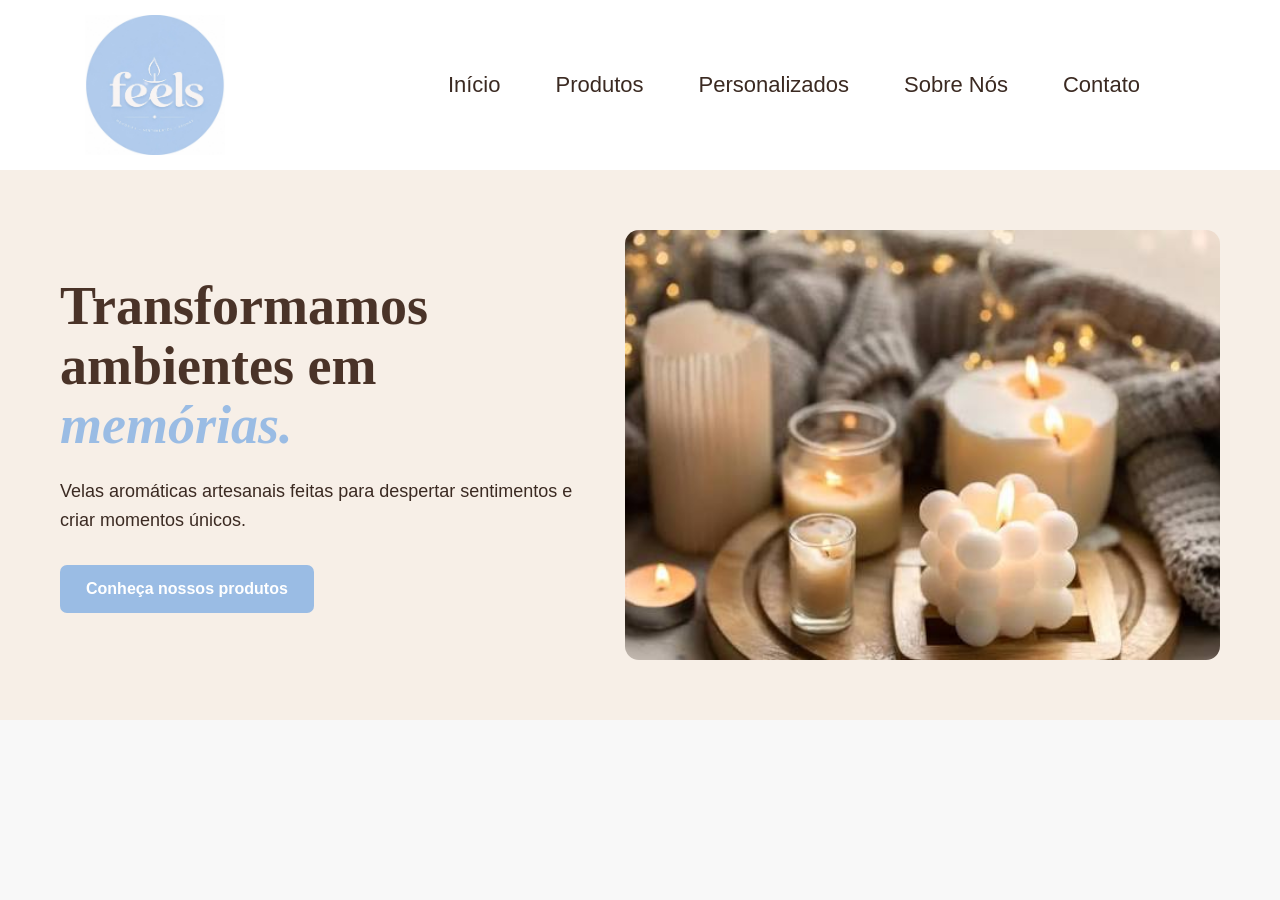
<file: index.html>
<!DOCTYPE html>

<html lang="pt-BR">

<head>

<meta charset="UTF-8">

<meta name="viewport" content="width=device-width, initial-scale=1.0">

<title>Feels - Velas Aromáticas</title>

<link rel="stylesheet" href="css/style.css">

</head>

<body>

    <header>

        <img src="img/logo.jpeg" alt="Logo da Feels">

        <nav>
            <a href="index.html">Início</a>
            <a href="produtos.html">Produtos</a>
            <a href="personalizados.html">Personalizados</a>
            <a href="sobre.html">Sobre Nós</a>
            <a href="contato.html">Contato</a>
        </nav>

    </header>

    <section class="banner">

        <div class="banner-texto">

            <h1>
    Transformamos <br>
    ambientes em <br>
    <span>memórias.</span>
</h1>

            <p>
                Velas aromáticas artesanais feitas para despertar sentimentos
                e criar momentos únicos.
            </p>

            <a href="produtos.html" class="botao-banner">
                Conheça nossos produtos
            </a>

        </div>

        <div class="banner-imagem">

            <img src="img/banner.jpeg" alt="Vela aromática da Feels">

        </div>

    </section>

</body>

</html>
</file>
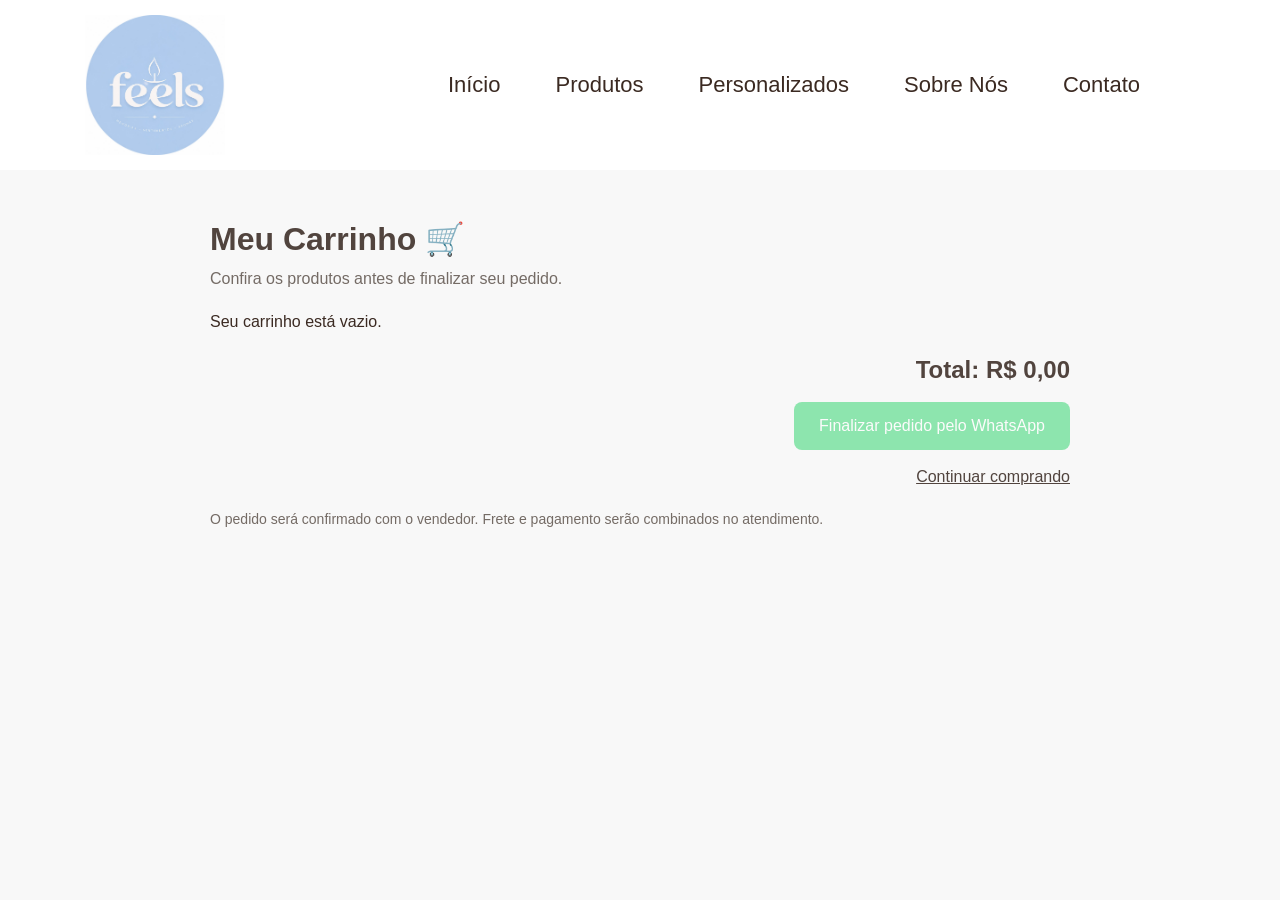
<file: carrinho.html>
<!DOCTYPE html>
<html lang="pt-BR">

<head>
    <meta charset="UTF-8">
    <meta name="viewport" content="width=device-width, initial-scale=1.0">
    <title>Meu Carrinho | Feels</title>
    <link rel="stylesheet" href="css/style.css">
    <script src="js/script.js/carrinho.js" defer></script>
</head>

<body>

    <header>
        <img src="img/logo.jpeg" alt="Logo da Feels">

        <nav>
            <a href="index.html">Início</a>
            <a href="produtos.html">Produtos</a>
            <a href="personalizados.html">Personalizados</a>
            <a href="sobre.html">Sobre Nós</a>
            <a href="contato.html">Contato</a>
        </nav>
    </header>

    <main class="pagina-carrinho">
        <h1>Meu Carrinho 🛒</h1>
        <p>Confira os produtos antes de finalizar seu pedido.</p>

        <section id="lista-carrinho"></section>

        <div class="resumo-carrinho">
            <h2>Total: <span id="total-carrinho">R$ 0,00</span></h2>

            <button id="finalizar-pedido" type="button">
                Finalizar pedido pelo WhatsApp
            </button>

            <a href="produtos.html" class="continuar-comprando">
                Continuar comprando
            </a>
        </div>

        <p class="aviso-pedido">
            O pedido será confirmado com o vendedor.
            Frete e pagamento serão combinados no atendimento.
        </p>
    </main>

</body>
</html>
</file>
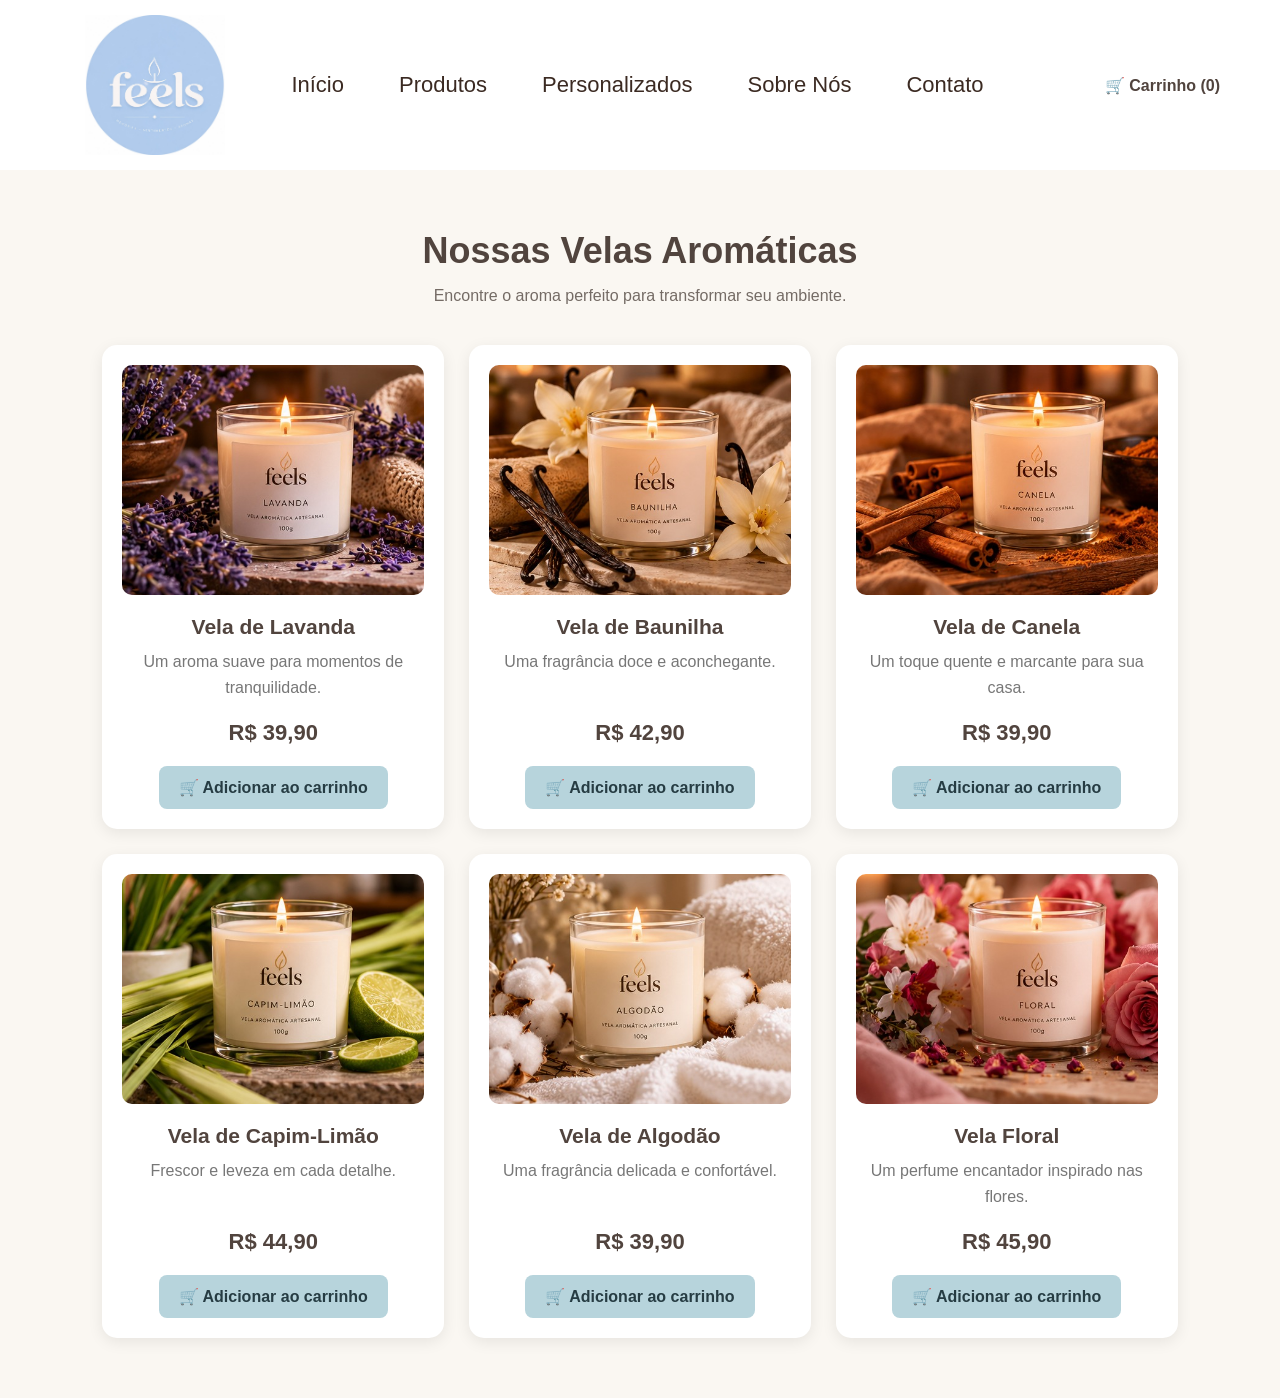
<file: produtos.html>
<!DOCTYPE html>
<html lang="pt-BR">

<head>
    <meta charset="UTF-8">
    <meta name="viewport" content="width=device-width, initial-scale=1.0">
    <title>Produtos | Feels - Velas Aromáticas</title>
    <link rel="stylesheet" href="css/style.css">
</head>

<body>

    <header>
        <img src="img/logo.jpeg" alt="Logo da Feels">

        <nav>
            <a href="index.html">Início</a>
            <a href="produtos.html">Produtos</a>
            <a href="personalizados.html">Personalizados</a>
            <a href="sobre.html">Sobre Nós</a>
            <a href="contato.html">Contato</a>
        </nav>
        
<a href="carrinho.html" class="link-carrinho">
    🛒 Carrinho (<span id="contador-carrinho">0</span>)
</a>

    </header>


<main class="pagina-produtos">
    <h1>Nossas Velas Aromáticas</h1>
    <p>Encontre o aroma perfeito para transformar seu ambiente.</p>

    <section class="catalogo">

        <article class="produto">
            <img src="img/lavanda.jpg" alt="Vela aromática de lavanda">
            <h2>Vela de Lavanda</h2>
            <p>Um aroma suave para momentos de tranquilidade.</p>
            <span class="preco">R$ 39,90</span>

<button type="button" class="botao-produto" data-produto="lavanda">
    🛒 Adicionar ao carrinho
</button>
        </article>

        <article class="produto">
            <img src="img/baunilha.jpg" alt="Vela aromática de baunilha">
            <h2>Vela de Baunilha</h2>
            <p>Uma fragrância doce e aconchegante.</p>
            <span class="preco">R$ 42,90</span>

<button type="button" class="botao-produto" data-produto="baunilha">
    🛒 Adicionar ao carrinho
</button>
        </article>

        <article class="produto">
            <img src="img/canela.jpg" alt="Vela aromática de canela">
            <h2>Vela de Canela</h2>
            <p>Um toque quente e marcante para sua casa.</p>
            <span class="preco">R$ 39,90</span>

<button type="button" class="botao-produto" data-produto="canela">
    🛒 Adicionar ao carrinho
</button>
        </article>

        <article class="produto">
            <img src="img/capim-limao.jpg" alt="Vela aromática de capim-limão">
            <h2>Vela de Capim-Limão</h2>
            <p>Frescor e leveza em cada detalhe.</p>
            <span class="preco">R$ 44,90</span>

<button type="button" class="botao-produto" data-produto="capim-limao">
    🛒 Adicionar ao carrinho
</button>
        </article>

        <article class="produto">
            <img src="img/algodao.jpg" alt="Vela aromática de algodão">
            <h2>Vela de Algodão</h2>
            <p>Uma fragrância delicada e confortável.</p>
            <span class="preco">R$ 39,90</span>

<button type="button" class="botao-produto" data-produto="algodao">
    🛒 Adicionar ao carrinho
</button>
        </article>

        <article class="produto">
            <img src="img/floral.jpg" alt="Vela aromática floral">
            <h2>Vela Floral</h2>
            <p>Um perfume encantador inspirado nas flores.</p>
            <span class="preco">R$ 45,90</span>

<button type="button" class="botao-produto" data-produto="floral">
    🛒 Adicionar ao carrinho
</button>
        </article>

    </section>
</main>

<script src="js/script.js/carrinho.js" defer></script>

</body>
</html>
</file>
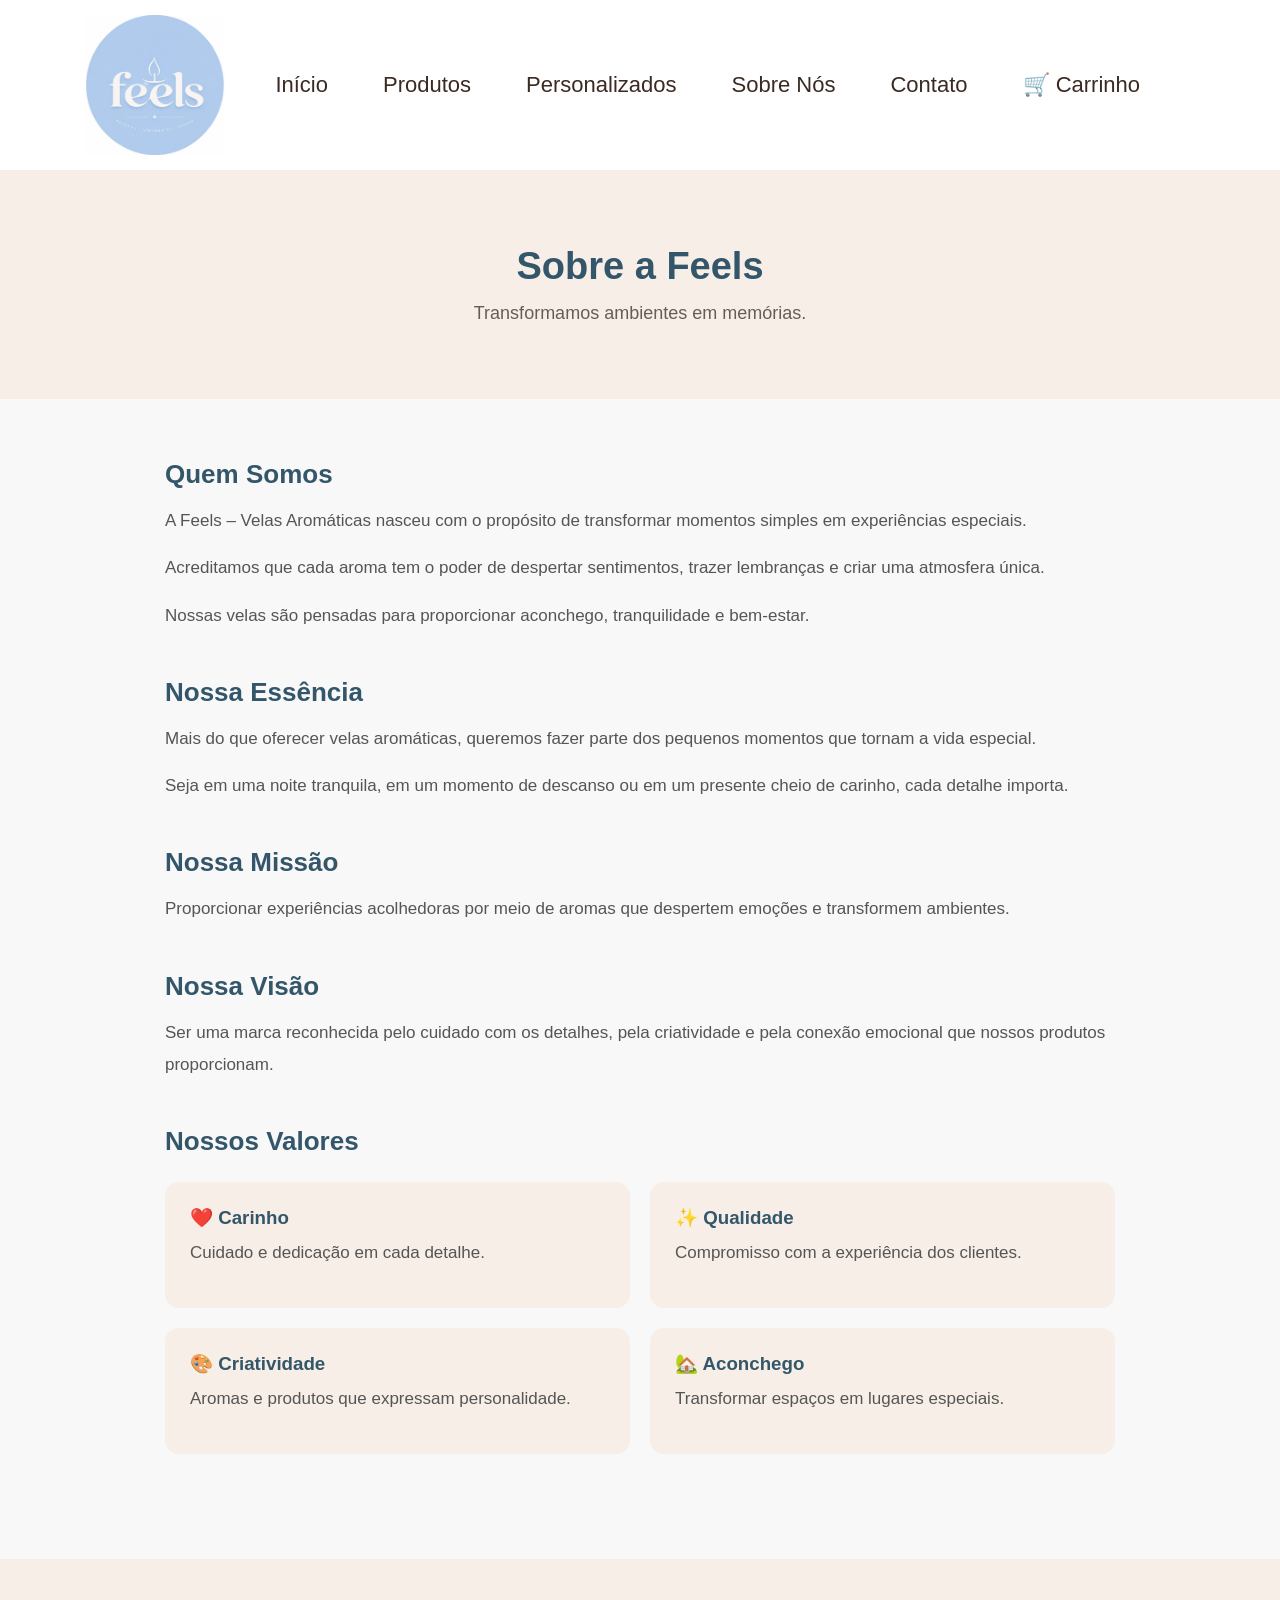
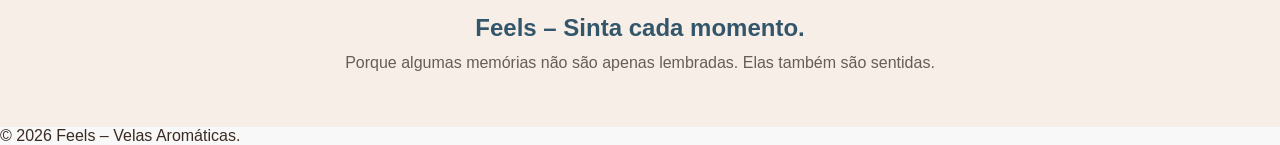
<file: sobre.html>
<!DOCTYPE html>
<html lang="pt-BR">

<head>
    <meta charset="UTF-8">
    <meta name="viewport" content="width=device-width, initial-scale=1.0">

    <title>Sobre Nós | Feels Velas Aromáticas</title>

    <link rel="stylesheet" href="css/style.css">

    <style>
        .sobre-banner {
            background: #f7efe7;
            text-align: center;
            padding: 75px 20px;
        }

        .sobre-banner h1 {
            color: #34566b;
            font-size: 38px;
            margin-bottom: 15px;
        }

        .sobre-banner p {
            color: #655d57;
            font-size: 18px;
        }

        .sobre-conteudo {
            max-width: 1000px;
            margin: 0 auto;
            padding: 60px 25px;
        }

        .sobre-bloco {
            margin-bottom: 45px;
        }

        .sobre-bloco h2 {
            color: #34566b;
            margin-bottom: 15px;
            font-size: 26px;
        }

        .sobre-bloco p {
            color: #555;
            line-height: 1.9;
            font-size: 17px;
            margin-bottom: 15px;
        }

        .sobre-valores {
            display: grid;
            grid-template-columns: repeat(2, 1fr);
            gap: 20px;
            margin-top: 25px;
        }

        .valor-card {
            background: #f7efe7;
            border-radius: 14px;
            padding: 25px;
        }

        .valor-card h3 {
            color: #34566b;
            margin-bottom: 10px;
        }

        .valor-card p {
            color: #555;
            line-height: 1.7;
        }

        .sobre-final {
            background: #f7efe7;
            padding: 55px 20px;
            text-align: center;
        }

        .sobre-final h2 {
            color: #34566b;
            margin-bottom: 12px;
        }

        .sobre-final p {
            color: #655d57;
        }

        @media (max-width: 600px) {
            .sobre-banner h1 {
                font-size: 30px;
            }

            .sobre-conteudo {
                padding: 40px 20px;
            }

            .sobre-valores {
                grid-template-columns: 1fr;
            }
        }
    </style>
</head>

<body>

    <header>
        <img src="img/logo.jpeg" alt="Logo da Feels">

        <nav>
            <a href="index.html">Início</a>
            <a href="produtos.html">Produtos</a>
            <a href="personalizados.html">Personalizados</a>
            <a href="sobre.html">Sobre Nós</a>
            <a href="contato.html">Contato</a>
            <a href="carrinho.html">🛒 Carrinho</a>
        </nav>
    </header>

    <main>

        <section class="sobre-banner">
            <h1>Sobre a Feels</h1>
            <p>Transformamos ambientes em memórias.</p>
        </section>

        <div class="sobre-conteudo">

            <section class="sobre-bloco">
                <h2>Quem Somos</h2>

                <p>
                    A Feels – Velas Aromáticas nasceu com o
                    propósito de transformar momentos simples
                    em experiências especiais.
                </p>

                <p>
                    Acreditamos que cada aroma tem o poder de
                    despertar sentimentos, trazer lembranças
                    e criar uma atmosfera única.
                </p>

                <p>
                    Nossas velas são pensadas para proporcionar
                    aconchego, tranquilidade e bem-estar.
                </p>
            </section>

            <section class="sobre-bloco">
                <h2>Nossa Essência</h2>

                <p>
                    Mais do que oferecer velas aromáticas,
                    queremos fazer parte dos pequenos momentos
                    que tornam a vida especial.
                </p>

                <p>
                    Seja em uma noite tranquila, em um momento
                    de descanso ou em um presente cheio de
                    carinho, cada detalhe importa.
                </p>
            </section>

            <section class="sobre-bloco">
                <h2>Nossa Missão</h2>

                <p>
                    Proporcionar experiências acolhedoras
                    por meio de aromas que despertem emoções
                    e transformem ambientes.
                </p>
            </section>

            <section class="sobre-bloco">
                <h2>Nossa Visão</h2>

                <p>
                    Ser uma marca reconhecida pelo cuidado
                    com os detalhes, pela criatividade
                    e pela conexão emocional que nossos
                    produtos proporcionam.
                </p>
            </section>

            <section class="sobre-bloco">
                <h2>Nossos Valores</h2>

                <div class="sobre-valores">

                    <div class="valor-card">
                        <h3>❤️ Carinho</h3>
                        <p>Cuidado e dedicação em cada detalhe.</p>
                    </div>

                    <div class="valor-card">
                        <h3>✨ Qualidade</h3>
                        <p>Compromisso com a experiência dos clientes.</p>
                    </div>

                    <div class="valor-card">
                        <h3>🎨 Criatividade</h3>
                        <p>Aromas e produtos que expressam personalidade.</p>
                    </div>

                    <div class="valor-card">
                        <h3>🏡 Aconchego</h3>
                        <p>Transformar espaços em lugares especiais.</p>
                    </div>

                </div>
            </section>

        </div>

        <section class="sobre-final">
            <h2>Feels – Sinta cada momento.</h2>
            <p>
                Porque algumas memórias não são apenas
                lembradas. Elas também são sentidas.
            </p>
        </section>

    </main>

    <footer>
        <p>© 2026 Feels – Velas Aromáticas.</p>
    </footer>

</body>
</html>
</file>
<file: css/style.css>
/* Remove espaçamentos padrão do navegador */
* {
    margin: 0;
    padding: 0;
    box-sizing: border-box;
}

body {
    font-family: Arial, sans-serif;
    background-color: #f8f8f8;
    color: #3b2a22;
}

/* Cabeçalho */
header{
    display:flex;
    align-items:center;
    justify-content:space-between;
    padding:15px 60px;
    background:#fff;
}

header img {
    width: 190px;
    height: 140px;
    object-fit: contain;
}

/* Menu */
nav {
    display: flex;
    align-items: center;
    gap: 55px;
    margin-right: 80px;
}

nav a{
    color:#3b2a22;
    text-decoration:none;
    font-size:22px;
    font-weight:500;
    transition:.3s;
    position:relative;
}

nav a::after{
    content:"";
    position:absolute;
    left:0;
    bottom:-8px;
    width:0%;
    height:2px;
    background:#9abce4;
    transition:.3s;
}

nav a:hover::after{
    width:100%;
}

nav a:hover {
    color: #9abce4;
}

/* Banner principal */
    
.banner {
    display: flex;
    align-items: center;
    justify-content: space-between;
    min-height: 520px;
    padding: 60px;
    gap: 50px;
    background-color: #f7efe7;
}

.banner-texto {
    width: 45%;
}

.banner-texto h1 {
    margin-bottom: 22px;
    font-family: Georgia, serif;
    font-size: 54px;
    line-height: 1.1;
    color: #4a3328;
}

.banner-texto h1 span {
    color: #9abce4;
    font-style: italic;
}

.banner-texto p {
    margin-bottom: 30px;
    font-size: 18px;
    line-height: 1.6;
    color: #3b2a22;
}

.botao-banner {
    display: inline-block;
    padding: 15px 26px;
    background-color: #9abce4;
    color: #ffffff;
    text-decoration: none;
    border-radius: 7px;
    font-weight: bold;
    transition: 0.3s;
}

.botao-banner:hover {
    background-color: #7fa6d4;
    transform: translateY(-2px);
}

.banner-imagem {
    width: 52%;
}

.banner-imagem img {
    display: block;
    width: 100%;
    height: 430px;
    object-fit: cover;
    border-radius: 14px;
}

/* Responsividade para tablets */
@media (max-width: 900px) {
    header {
        padding: 15px 30px;
    }

    nav {
        gap: 25px;
        margin-right: 0;
    }

    .banner {
        padding: 45px 30px;
    }

    .banner-texto h1 {
        font-size: 44px;
    }
}

/* Responsividade para celular */
@media (max-width: 700px) {
    header {
        flex-direction: column;
        padding: 15px 20px;
    }

    header img {
    width: 180px;
    height: 180px;
    object-fit: contain;
}

    nav {
        justify-content: center;
        flex-wrap: wrap;
        gap: 15px 25px;
        margin: 0;
    }

    nav a {
        font-size: 15px;
    }

    .banner {
        flex-direction: column;
        padding: 40px 20px;
        text-align: center;
    }

    .banner-texto,
    .banner-imagem {
        width: 100%;
    }

    .banner-texto h1 {
        font-size: 40px;
    }

    .banner-texto p {
        font-size: 16px;
    }

    .banner-imagem img {
        height: 320px;
    }
}


/* CATÁLOGO DE PRODUTOS */

.pagina-produtos {
    padding: 60px 8%;
    text-align: center;
    background-color: #faf7f2;
}

.pagina-produtos h1 {
    font-size: 36px;
    color: #51443e;
    margin-bottom: 15px;
}

.pagina-produtos > p {
    color: #746b65;
    margin-bottom: 40px;
}

.catalogo {
    display: grid;
    grid-template-columns: repeat(3, minmax(0, 1fr));
    gap: 25px;
    max-width: 1200px;
    margin: 0 auto;
}

.produto {
    background: white;
    border-radius: 15px;
    padding: 20px;
    box-shadow: 0 4px 15px rgba(0, 0, 0, 0.08);
    display: flex;
    flex-direction: column;
    align-items: center;
    transition: transform 0.3s ease;
}

.produto:hover {
    transform: translateY(-5px);
}

.produto img {
    width: 100%;
    height: 230px;
    object-fit: cover;
    border-radius: 10px;
}

.produto h2 {
    font-size: 21px;
    margin: 20px 0 10px;
    color: #51443e;
}

.produto p {
    color: #777;
    line-height: 1.6;
    flex-grow: 1;
}

.preco {
    display: block;
    font-size: 22px;
    font-weight: bold;
    color: #51443e;
    margin: 20px 0;
}

.botao-produto {
    display: inline-block;
    background-color: #b7d4dc;
    color: #263c43;
    padding: 12px 20px;
    border-radius: 8px;
    text-decoration: none;
    font-weight: bold;
}

.botao-produto:hover {
    background-color: #91bdc9;
}


/* ADAPTAÇÃO PARA TABLETS */

@media (max-width: 900px) {
    .catalogo {
        grid-template-columns: repeat(2, minmax(0, 1fr));
    }
}

/* ADAPTAÇÃO PARA CELULARES */

@media (max-width: 600px) {

    .pagina-produtos {
        padding: 35px 15px;
    }

    .pagina-produtos h1 {
        font-size: 27px;
    }

    .catalogo {
        grid-template-columns: 1fr;
        gap: 20px;
    }

    .produto {
        padding: 15px;
    }

    .produto img {
        height: 250px;
    }

    .botao-produto {
        width: 100%;
        text-align: center;
    }

    /* Ajuste do cabeçalho existente */
    header {
        display: flex;
        flex-direction: column;
        align-items: center;
        gap: 15px;
    }

    header img {
        max-width: 150px;
        height: auto;
    }

    header nav {
        display: flex;
        flex-wrap: wrap;
        justify-content: center;
        gap: 12px;
    }

    header nav a {
        font-size: 14px;
    }
}


/* ==================================
   FEELS - RESPONSIVIDADE
   ================================== */

/* Evita elementos ultrapassarem a tela */
* {
    box-sizing: border-box;
}

html, body {
    max-width: 100%;
    overflow-x: hidden;
}

/* TABLETS */
@media (max-width: 900px) {

    .catalogo {
        grid-template-columns: repeat(2, minmax(0, 1fr));
    }

    .banner {
        padding: 40px 25px;
        gap: 25px;
    }

    .banner-texto {
        width: 50%;
    }

    .banner-texto h1 {
        font-size: 40px;
    }
}

/* CELULARES */
@media (max-width: 600px) {

    /* CABEÇALHO */
    header {
        display: flex;
        flex-direction: column;
        align-items: center;
        padding: 15px;
        gap: 15px;
    }

    header img {
        width: 110px;
        max-width: 100%;
        height: auto;
    }

    header nav {
        display: flex;
        flex-wrap: wrap;
        justify-content: center;
        gap: 12px;
    }

    header nav a {
        font-size: 13px;
        text-decoration: none;
    }

    /* BANNER DA PÁGINA INICIAL */
    .banner {
        flex-direction: column;
        padding: 35px 20px;
        gap: 25px;
        min-height: auto;
    }

    .banner-texto {
        width: 100%;
        text-align: center;
    }

    .banner-texto h1 {
        font-size: 34px;
        line-height: 1.2;
    }

    .banner-texto p {
        font-size: 15px;
        line-height: 1.6;
    }

    .banner img {
        width: 100%;
        max-width: 100%;
        height: auto;
        border-radius: 15px;
    }

    /* CATÁLOGO */
    .pagina-produtos {
        padding: 35px 15px;
    }

    .pagina-produtos h1 {
        font-size: 27px;
    }

    .catalogo {
        grid-template-columns: 1fr;
        gap: 20px;
    }

    .produto {
        width: 100%;
        padding: 15px;
    }

    .produto img {
        width: 100%;
        height: 260px;
        object-fit: cover;
    }

    .produto h2 {
        font-size: 20px;
    }

    .botao-produto {
        width: 100%;
        text-align: center;
    }
}


/* BOTÕES DO CATÁLOGO */

button.botao-produto {
    border: none;
    cursor: pointer;
    font: inherit;
    font-weight: bold;
}

.link-carrinho {
    color: #51443e;
    text-decoration: none;
    font-weight: bold;
    white-space: nowrap;
}

/* PÁGINA DO CARRINHO */

.pagina-carrinho {
    max-width: 900px;
    margin: 0 auto;
    padding: 50px 20px;
}

.pagina-carrinho h1 {
    color: #51443e;
    margin-bottom: 12px;
}

.pagina-carrinho > p {
    color: #746b65;
    margin-bottom: 25px;
}

.item-carrinho {
    display: flex;
    justify-content: space-between;
    align-items: center;
    gap: 20px;
    padding: 22px;
    margin-bottom: 15px;
    border-radius: 12px;
    background: #faf7f2;
}

.item-carrinho h3 {
    color: #51443e;
    margin-bottom: 8px;
}

.controles-carrinho {
    display: flex;
    align-items: center;
    flex-wrap: wrap;
    gap: 10px;
}

.controles-carrinho button {
    border: none;
    background: #b7d4dc;
    color: #263c43;
    padding: 9px 13px;
    border-radius: 7px;
    cursor: pointer;
}

.resumo-carrinho {
    display: flex;
    flex-direction: column;
    align-items: flex-end;
    gap: 18px;
    padding-top: 25px;
}

.resumo-carrinho h2 {
    color: #51443e;
}

#finalizar-pedido {
    background: #25d366;
    color: white;
    border: none;
    padding: 15px 25px;
    border-radius: 8px;
    font-size: 16px;
    cursor: pointer;
}

#finalizar-pedido:disabled {
    opacity: 0.5;
    cursor: not-allowed;
}

.continuar-comprando {
    color: #51443e;
    text-decoration: underline;
}

.aviso-pedido {
    margin-top: 25px;
    font-size: 14px;
}

/* CARRINHO NO CELULAR */

@media (max-width: 600px) {
    .pagina-carrinho {
        padding: 30px 15px;
    }

    .item-carrinho {
        flex-direction: column;
        align-items: flex-start;
    }

    .resumo-carrinho {
        align-items: stretch;
    }

    #finalizar-pedido {
        width: 100%;
    }

    .link-carrinho {
        display: block;
        text-align: center;
    }
}
</file>
